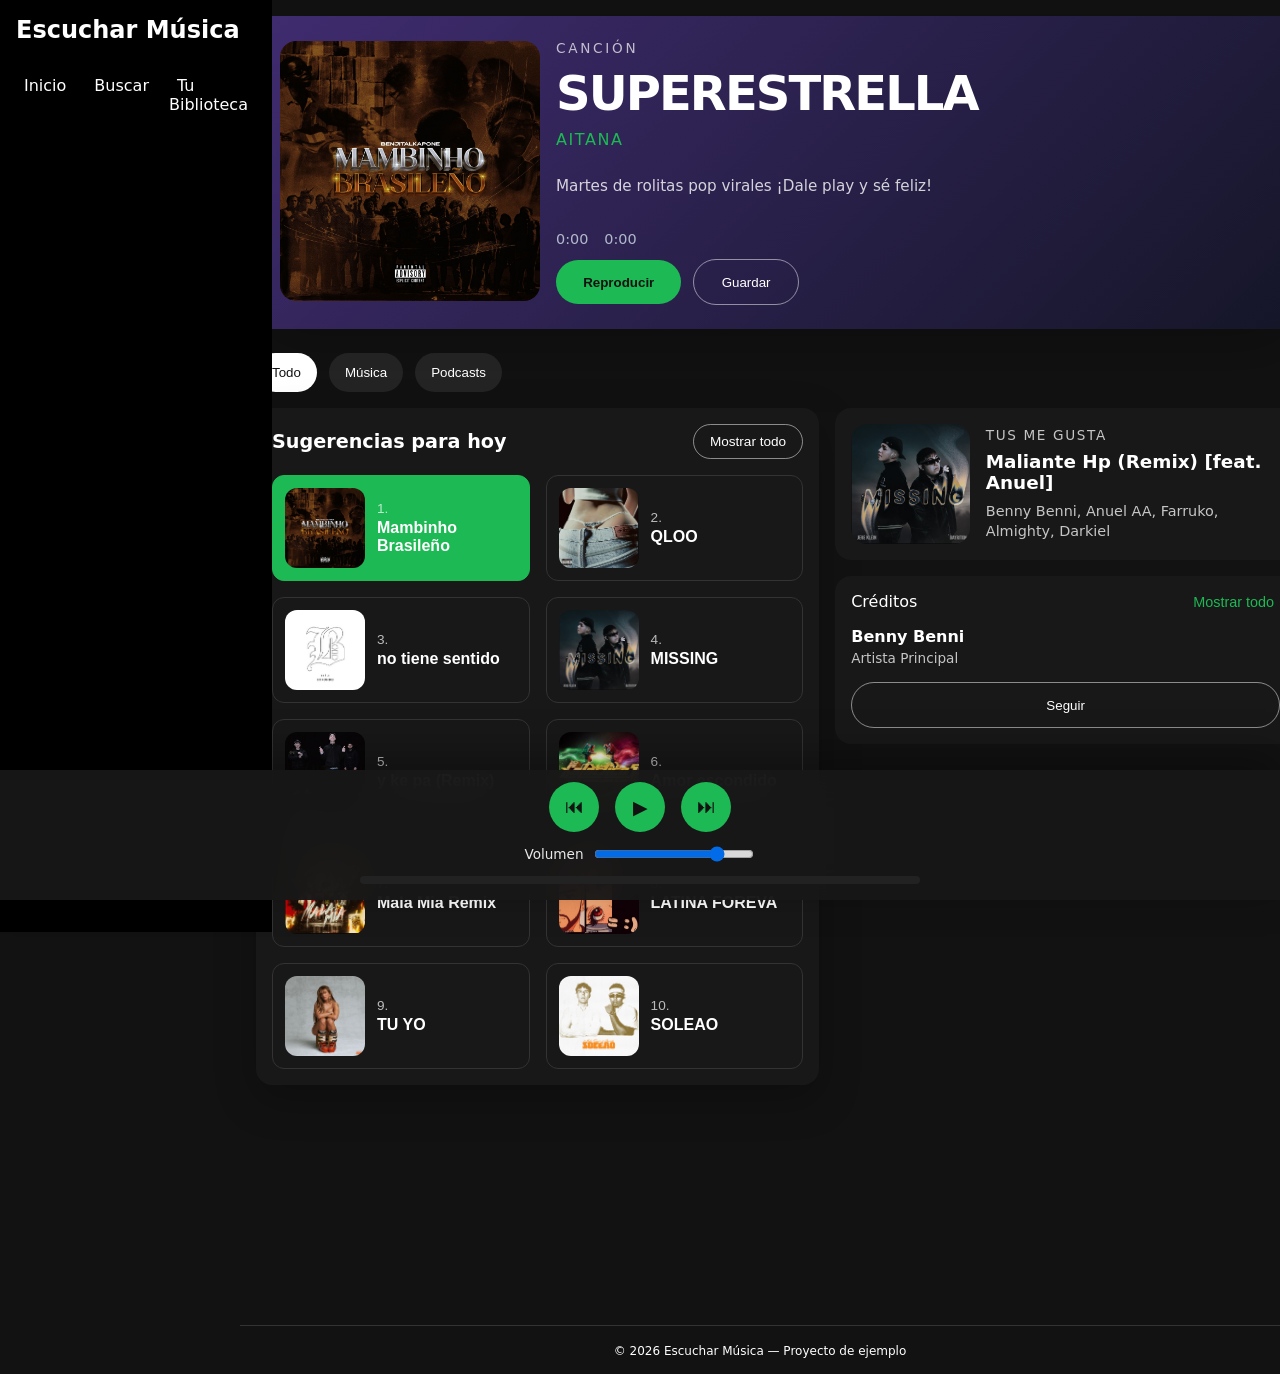
<file: index2.html>
<!doctype html>
<html lang="es">
<head>
    <title>los espartanos</title>
    <link type="image/x-icon" rel="shortcut icon" href="imagenes\esparta.ico">
    <meta charset="utf-8" />
    <meta name="viewport" content="width=device-width,initial-scale=1" />
    <link rel="stylesheet" type="text/css" href="css/estilo1.css">
</head>
<body>
    <aside class="sidebar">
        <div class="sidebar-header">
            <h1>Escuchar Música</h1>
        </div>
        <nav aria-label="Navegación principal">
            <ul>
                <li><a href="#" aria-current="page">Inicio</a></li>
                <li><a href="#buscar">Buscar</a></li>
                <li><a href="#biblioteca">Tu Biblioteca</a></li>
            </ul>
        </nav>
    </aside>

    <div class="main-content">
        <main>
            <section class="hero-card">
                <div class="hero-image">
                    <img src="canciones en tendecia/top1.png" alt="Portada de SUPERESTRELLA">
                </div>
                <div class="hero-details">
                    <span class="hero-label">Canción</span>
                    <h1 id="currentTitle">SUPERESTRELLA</h1>
                    <span class="hero-artist" id="currentArtist">Aitana</span>
                    <p class="hero-description">Martes de rolitas pop virales ¡Dale play y sé feliz!</p>
                    <div class="track-status">
                        <span id="currentTime">0:00</span>
                        <span id="durationTime">0:00</span>
                    </div>
                    <div class="hero-buttons">
                        <button class="button-primary">Reproducir</button>
                        <button class="button-secondary">Guardar</button>
                    </div>
                </div>
            </section>

            <section class="explore-row">
                <button class="tab active">Todo</button>
                <button class="tab">Música</button>
                <button class="tab">Podcasts</button>
            </section>

            <div class="content-grid">
                <section class="suggestions-grid">
                    <div class="suggestions-header">
                        <h2>Sugerencias para hoy</h2>
                        <button class="button-secondary small">Mostrar todo</button>
                    </div>
                    <ul>
                        <li>
                            <button class="track-card" aria-current="true" data-src="tracks/1.Mambinho Brasileño.mp3" data-image="canciones en tendecia/top1.png" data-title="Mambinho Brasileño" data-artist="Desconocido">
                                <img src="canciones en tendecia/top1.png" alt="Portada de Mambinho Brasileño">
                                <div class="track-card-text">
                                    <span class="track-number">1.</span>
                                    <span class="track-name">Mambinho Brasileño</span>
                                </div>
                            </button>
                        </li>
                        <li>
                            <button class="track-card" data-src="tracks/2.QLOO.mp3" data-image="canciones en tendecia/top2.png" data-title="QLOO" data-artist="Desconocido">
                                <img src="canciones en tendecia/top2.png" alt="Portada de QLOO">
                                <div class="track-card-text">
                                    <span class="track-number">2.</span>
                                    <span class="track-name">QLOO</span>
                                </div>
                            </button>
                        </li>
                        <li>
                            <button class="track-card" data-src="tracks/3.no tiene sentido.mp3" data-image="canciones en tendecia/top3.png" data-title="no tiene sentido" data-artist="Desconocido">
                                <img src="canciones en tendecia/top3.png" alt="Portada de no tiene sentido">
                                <div class="track-card-text">
                                    <span class="track-number">3.</span>
                                    <span class="track-name">no tiene sentido</span>
                                </div>
                            </button>
                        </li>
                        <li>
                            <button class="track-card" data-src="tracks/4.MISSING.mp3" data-image="canciones en tendecia/top4.png" data-title="MISSING" data-artist="Desconocido">
                                <img src="canciones en tendecia/top4.png" alt="Portada de MISSING">
                                <div class="track-card-text">
                                    <span class="track-number">4.</span>
                                    <span class="track-name">MISSING</span>
                                </div>
                            </button>
                        </li>
                        <li>
                            <button class="track-card" data-src="tracks/5.y ke pa (Remix).mp3" data-image="canciones en tendecia/top5.png" data-title="y ke pa (Remix)" data-artist="Desconocido">
                                <img src="canciones en tendecia/top5.png" alt="Portada de y ke pa (Remix)">
                                <div class="track-card-text">
                                    <span class="track-number">5.</span>
                                    <span class="track-name">y ke pa (Remix)</span>
                                </div>
                            </button>
                        </li>
                        <li>
                            <button class="track-card" data-src="tracks/6.Amor escondido.mp3" data-image="canciones en tendecia/top6.png" data-title="Amor escondido" data-artist="Desconocido">
                                <img src="canciones en tendecia/top6.png" alt="Portada de Amor escondido">
                                <div class="track-card-text">
                                    <span class="track-number">6.</span>
                                    <span class="track-name">Amor escondido</span>
                                </div>
                            </button>
                        </li>
                        <li>
                            <button class="track-card" data-src="tracks/7Mala Mia Remix.mp3" data-image="canciones en tendecia/top7.png" data-title="Mala Mia Remix" data-artist="Desconocido">
                                <img src="canciones en tendecia/top7.png" alt="Portada de Mala Mia Remix">
                                <div class="track-card-text">
                                    <span class="track-number">7.</span>
                                    <span class="track-name">Mala Mia Remix</span>
                                </div>
                            </button>
                        </li>
                        <li>
                            <button class="track-card" data-src="tracks/8.LATINA FOREVA.mp3" data-image="canciones en tendecia/top8.png" data-title="LATINA FOREVA" data-artist="Desconocido">
                                <img src="canciones en tendecia/top8.png" alt="Portada de LATINA FOREVA">
                                <div class="track-card-text">
                                    <span class="track-number">8.</span>
                                    <span class="track-name">LATINA FOREVA</span>
                                </div>
                            </button>
                        </li>
                        <li>
                            <button class="track-card" data-src="tracks/9.TU YO.mp3" data-image="canciones en tendecia/top9.png" data-title="TU YO" data-artist="Desconocido">
                                <img src="canciones en tendecia/top9.png" alt="Portada de TU YO">
                                <div class="track-card-text">
                                    <span class="track-number">9.</span>
                                    <span class="track-name">TU YO</span>
                                </div>
                            </button>
                        </li>
                        <li>
                            <button class="track-card" data-src="tracks/10.SOLEAO.mp3" data-image="canciones en tendecia/top10.png" data-title="SOLEAO" data-artist="Desconocido">
                                <img src="canciones en tendecia/top10.png" alt="Portada de SOLEAO">
                                <div class="track-card-text">
                                    <span class="track-number">10.</span>
                                    <span class="track-name">SOLEAO</span>
                                </div>
                            </button>
                        </li>
                    </ul>
                </section>

                <aside class="right-panel">
                    <div class="now-playing-card">
                        <img src="canciones en tendecia/top4.png" alt="Maliante Hp (Remix)">
                        <div class="now-playing-info">
                            <span class="now-playing-label">Tus me gusta</span>
                            <h2>Maliante Hp (Remix) [feat. Anuel]</h2>
                            <p class="now-playing-artists">Benny Benni, Anuel AA, Farruko, Almighty, Darkiel</p>
                        </div>
                    </div>
                    <div class="credits-card">
                        <div class="credits-header">
                            <span>Créditos</span>
                            <button class="credits-link">Mostrar todo</button>
                        </div>
                        <div class="credits-body">
                            <strong>Benny Benni</strong>
                            <span>Artista Principal</span>
                        </div>
                        <button class="button-secondary">Seguir</button>
                    </div>
                </aside>
            </div>

            <div class="player-footer">
                <audio id="audio" preload="none" style="display:none">
                    <source src="tracks/1.Mambinho Brasileño.mp3" type="audio/mpeg">
                    Tu navegador no soporta el elemento de audio jijijij.
                </audio>

                <div class="player-actions">
                    <button id="prevTrack" aria-label="Canción anterior">⏮</button>
                    <button id="playPause" aria-label="Reproducir o pausar">
                        <span id="playPauseIcon">▶</span>
                    </button>
                    <button id="nextTrack" aria-label="Siguiente canción">⏭</button>
                </div>

                <div class="volume-control">
                    <label for="volumeRange">Volumen</label>
                    <input type="range" id="volumeRange" min="0" max="1" step="0.01" value="0.8">
                </div>

                <div class="progress-bar" id="progress" aria-label="Barra de progreso de la canción">
                    <div class="progress-filled" id="progressFilled"></div>
                </div>
            </div>

        </main>

        <footer id="contacto">
            <small>&copy; 2026 Escuchar Música — Proyecto de ejemplo</small>
        </footer>
    </div>

    <script>
        // Lógica mínima para seleccionar pista desde la lista
        const audio = document.getElementById('audio');
        const titleEl = document.getElementById('currentTitle');
        const artistEl = document.getElementById('currentArtist');
        const currentTimeEl = document.getElementById('currentTime');
        const durationTimeEl = document.getElementById('durationTime');
        const albumImage = document.getElementById('albumImage');
        const progress = document.getElementById('progress');
        const progressFilled = document.getElementById('progressFilled');
        const albumArt = document.querySelector('.hero-image');
        const playPauseBtn = document.getElementById('playPause');
        const playPauseIcon = document.getElementById('playPauseIcon');
        const prevTrackBtn = document.getElementById('prevTrack');
        const nextTrackBtn = document.getElementById('nextTrack');
        const volumeRange = document.getElementById('volumeRange');
        const buttons = Array.from(document.querySelectorAll('.track-card'));
        let currentTrackIndex = buttons.findIndex(btn => btn.hasAttribute('aria-current'));
        if (currentTrackIndex < 0) currentTrackIndex = 0;

        const updatePlayIcon = () => {
            playPauseIcon.textContent = audio.paused ? '▶' : '❚❚';
        };

        const loadTrack = (btn, index) => {
            buttons.forEach(b => b.removeAttribute('aria-current'));
            btn.setAttribute('aria-current', 'true');
            currentTrackIndex = index;

            const src = btn.dataset.src;
            const title = btn.dataset.title || 'Desconocido';
            const artist = btn.dataset.artist || '';
            const image = btn.dataset.image || '';

            if (audio.src !== location.origin + '/' + src.replace(/^\//, '')) {
                audio.src = src;
                audio.load();
            }
            titleEl.textContent = title;
            artistEl.textContent = artist;
            if (image) {
                albumImage.src = image;
                albumImage.alt = 'Portada de ' + title;
            } else {
                albumImage.src = 'https://via.placeholder.com/300x300/1DB954/ffffff?text=' + encodeURIComponent(title);
                albumImage.alt = 'Portada de álbum';
            }
            if (albumArt) {
                albumArt.classList.add('expanded');
                setTimeout(() => albumArt.classList.remove('expanded'), 500);
            }
            audio.play().catch(()=>{/* reproducción bloqueada por política del navegador */});
            updatePlayIcon();
        };

        buttons.forEach((btn, index) => {
            btn.addEventListener('click', () => loadTrack(btn, index));
        });

        const togglePlay = () => {
            if (audio.paused) {
                audio.play();
            } else {
                audio.pause();
            }
            updatePlayIcon();
        };

        playPauseBtn.addEventListener('click', togglePlay);

        prevTrackBtn.addEventListener('click', () => {
            const prevIndex = (currentTrackIndex - 1 + buttons.length) % buttons.length;
            loadTrack(buttons[prevIndex], prevIndex);
        });

        nextTrackBtn.addEventListener('click', () => {
            const nextIndex = (currentTrackIndex + 1) % buttons.length;
            loadTrack(buttons[nextIndex], nextIndex);
        });

        albumImage.addEventListener('click', togglePlay);

        volumeRange.addEventListener('input', () => {
            audio.volume = parseFloat(volumeRange.value);
        });

        audio.volume = parseFloat(volumeRange.value);


        const formatTime = seconds => {
            const m = Math.floor(seconds / 60);
            const s = Math.floor(seconds % 60).toString().padStart(2, '0');
            return `${m}:${s}`;
        };

        const updateProgress = () => {
            if (!audio.duration) return;
            const percent = (audio.currentTime / audio.duration) * 100;
            progressFilled.style.width = `${percent}%`;
            currentTimeEl.textContent = formatTime(audio.currentTime);
            durationTimeEl.textContent = formatTime(audio.duration);
        };

        audio.addEventListener('loadedmetadata', () => {
            durationTimeEl.textContent = formatTime(audio.duration);
            updateProgress();
        });

        audio.addEventListener('timeupdate', updateProgress);

        progress.addEventListener('click', event => {
            if (!audio.duration) return;
            const rect = progress.getBoundingClientRect();
            const percent = (event.clientX - rect.left) / rect.width;
            audio.currentTime = percent * audio.duration;
        });
    </script>
</body>
</html>
</file>
<file: css/estilo1.css>
:root{font-family:system-ui,-apple-system,Segoe UI,Roboto,"Helvetica Neue",Arial;color:#ffffff;background:#121212}
        body{margin:0;display:flex;flex-direction:row;min-height:100vh;background:#121212}
        .sidebar{background:#000000;width:240px;padding:1rem;color:#ffffff;position:fixed;height:100vh;overflow-y:auto}
        .sidebar-header{margin-bottom:2rem}
        .sidebar-header h1{font-size:1.5rem;margin:0;color:#ffffff}
        .main-content{flex:1;display:flex;flex-direction:column;margin-left:240px}
        header{background:#121212;color:#ffffff;padding:1rem;border-bottom:1px solid #333}
        header{display:flex;align-items:center;justify-content:space-between}
        nav ul{list-style:none;margin:0;padding:0;display:flex;gap:.75rem}
        nav a{color:#ffffff;text-decoration:none;padding:.25rem .5rem;border-radius:.25rem}
        nav a:hover{background:#333}
        main{flex:1;padding:1rem;max-width:none;margin:0;width:100%;background:#121212;color:#ffffff}
        .player{background:#181818;padding:1rem;border-radius:.75rem;display:flex;flex-direction:column;gap:1rem;color:#ffffff}
        .player-main{display:flex;gap:1rem;align-items:center}
        .album-art img{width:90px;height:90px;border-radius:18px;transition:transform .3s ease,box-shadow .3s ease}
        .album-art.expanded img{transform:scale(1.08);box-shadow:0 0 24px rgba(29,185,84,.45)}
        .album-art img:hover{transform:scale(1.05);cursor:pointer}
        .track-details{flex:1}
        .track-details h2{font-size:1rem;margin:0 0 .4rem 0;letter-spacing:.02em}
        .track-info{display:flex;justify-content:space-between;align-items:center;gap:1rem;color:#ffffff}
        .track-info > div:first-child{display:flex;flex-direction:column;gap:.2rem}
        .track-info strong{font-size:1.1rem}
        .track-info div{font-size:.9rem;opacity:.8}
        .progress-info{display:flex;justify-content:space-between;font-size:.85rem;opacity:.8;margin-top:.5rem}
        .player-footer{position:fixed;bottom:0;left:0;right:0;display:flex;flex-direction:column;align-items:center;gap:.75rem;width:100%;padding:.75rem 0 1rem;background:rgba(24,24,24,.95);backdrop-filter:blur(20px);box-shadow:0 -12px 40px rgba(0,0,0,.35);z-index:1000}
        main{padding-bottom:14rem}
        .player-actions{display:flex;justify-content:center;align-items:center;gap:1rem;width:100%;max-width:640px;margin:0 auto}
        .player-actions button{width:50px;height:50px;border-radius:50%;border:none;background:#1DB954;color:#121212;font-size:1.2rem;cursor:pointer;display:flex;align-items:center;justify-content:center;transition:transform .15s ease,box-shadow .15s ease}
        .player-actions button:hover{transform:scale(1.05);box-shadow:0 10px 20px rgba(0,0,0,.25)}
        .volume-control{display:flex;align-items:center;gap:.5rem;color:#ffffff;font-size:.85rem;opacity:.9}
        .volume-control input{width:160px}
        .progress-bar{background:#222;border-radius:999px;height:8px;overflow:hidden;cursor:pointer;width:100%;max-width:560px}
        .progress-filled{height:100%;width:0%;background:#1DB954;transition:width .1s linear}
        .playlist{margin-top:0;width:100%}
        .hero-card{display:flex;gap:1rem;background:linear-gradient(135deg,rgba(66,45,117,.95),rgba(21,22,41,.95));padding:1.5rem;border-radius:1rem;box-shadow:0 20px 60px rgba(0,0,0,.25);align-items:center}
        .hero-image img{width:260px;height:260px;border-radius:1rem;object-fit:cover}
        .hero-details{display:flex;flex-direction:column;gap:.8rem;max-width:600px}
        .hero-label{font-size:.85rem;text-transform:uppercase;letter-spacing:.2em;opacity:.7}
        .hero-details h1{font-size:3rem;margin:0;line-height:1;letter-spacing:-.04em}
        .hero-artist{font-size:1rem;color:#1DB954;text-transform:uppercase;letter-spacing:.1em}
        .hero-description{font-size:.95rem;opacity:.8;max-width:540px}
        .track-status{display:flex;gap:1rem;font-size:.9rem;color:#c7d2e0;opacity:.85;margin-top:.5rem}
        .hero-buttons{display:flex;gap:.75rem;align-items:center}
        .button-primary{background:#1DB954;border:none;color:#121212;padding:.9rem 1.7rem;border-radius:999px;font-weight:700;cursor:pointer;transition:transform .15s ease,box-shadow .15s ease}
        .button-secondary{background:transparent;border:1px solid rgba(255,255,255,.5);color:#ffffff;padding:.9rem 1.7rem;border-radius:999px;cursor:pointer;transition:background .15s ease,border-color .15s ease}
        .button-secondary:hover{background:rgba(255,255,255,.08);border-color:#ffffff}
        .explore-row{display:flex;gap:.75rem;margin-top:1.5rem;margin-bottom:1rem}
        .tab{background:rgba(255,255,255,.08);border:none;color:#ffffff;padding:.75rem 1rem;border-radius:999px;cursor:pointer;transition:background .15s ease}
        .tab.active{background:#ffffff;color:#121212}
        .content-grid{display:grid;grid-template-columns:1.1fr 0.9fr;gap:1rem;margin-bottom:1rem}
        .suggestions-grid{background:#181818;padding:1rem;border-radius:1rem;box-shadow:0 14px 40px rgba(0,0,0,.25)}
        .suggestions-header{display:flex;justify-content:space-between;align-items:center;margin-bottom:1rem}
        .suggestions-header h2{margin:0;font-size:1.2rem}
        .suggestions-grid ul{list-style:none;padding:0;margin:0;display:grid;grid-template-columns:repeat(2,minmax(0,1fr));gap:1rem}
        .right-panel{display:flex;flex-direction:column;gap:1rem}
        .now-playing-card{background:#181818;padding:1rem;border-radius:1rem;display:flex;gap:1rem;align-items:center}
        .now-playing-card img{width:120px;height:120px;border-radius:1rem;object-fit:cover}
        .now-playing-info{display:flex;flex-direction:column;gap:.5rem}
        .now-playing-label{font-size:.85rem;opacity:.75;text-transform:uppercase;letter-spacing:.12em}
        .now-playing-card h2{margin:0;font-size:1.15rem}
        .now-playing-artists{margin:0;font-size:.9rem;opacity:.75;line-height:1.4}
        .credits-card{background:#181818;padding:1rem;border-radius:1rem;display:flex;flex-direction:column;gap:1rem}
        .credits-header{display:flex;justify-content:space-between;align-items:center}
        .credits-link{background:transparent;border:none;color:#1DB954;cursor:pointer;font-size:.9rem}
        .credits-body{display:flex;flex-direction:column;gap:.25rem}
        .credits-body strong{font-size:1rem}
        .credits-body span{font-size:.85rem;opacity:.75}
        .button-secondary.small{padding:.55rem 1rem;font-size:.85rem}
        @media(max-width:1100px){.content-grid{grid-template-columns:1fr}.hero-card{flex-direction:column;align-items:flex-start}.hero-image img{width:100%;height:auto;max-width:360px}.right-panel{order:2}}
        @media(max-width:768px){.body{flex-direction:column}.sidebar{position:static;width:100%;height:auto}.main-content{margin-left:0}.hero-card{padding:1rem}.content-grid{gap:.75rem}.suggestions-grid ul{grid-template-columns:1fr}.player-actions{gap:.5rem}.player-actions button{width:44px;height:44px;font-size:1rem}.volume-control input{width:120px}}
        .playlist{margin-top:0;width:300px}
        .playlist ul{list-style:none;padding:0;margin:0;display:grid;gap:.75rem}
        .track-card{display:flex;align-items:center;gap:.75rem;width:100%;padding:.75rem;border:1px solid #333;border-radius:.75rem;background:#181818;color:#ffffff;cursor:pointer;transition:transform .2s ease,background .2s ease,border-color .2s ease}
        .track-card:hover{transform:scale(1.02);background:#202020;border-color:#1DB954}
        .track-card img{width:80px;height:80px;border-radius:.75rem;object-fit:cover;flex-shrink:0}
        .track-card-text{display:flex;flex-direction:column;align-items:flex-start;gap:.2rem;text-align:left}
        .track-number{font-size:.85rem;opacity:.7}
        .track-name{font-size:1rem;font-weight:600}
        .track-card[aria-current="true"]{background:#1DB954;border-color:#1DB954;color:#ffffff}
        .track-card[aria-current="true"] .track-number,
        .track-card[aria-current="true"] .track-name{color:#ffffff}
        footer{font-size:.9rem;text-align:center;color:#ffffff;padding:1rem;border-top:1px solid #333}
        @media(min-width:600px){ .player{flex-direction:row} .playlist{margin-top:0} }
        @media(max-width:768px){ .sidebar{width:100%;position:static;height:auto} .main-content{margin-left:0} }
</file>
